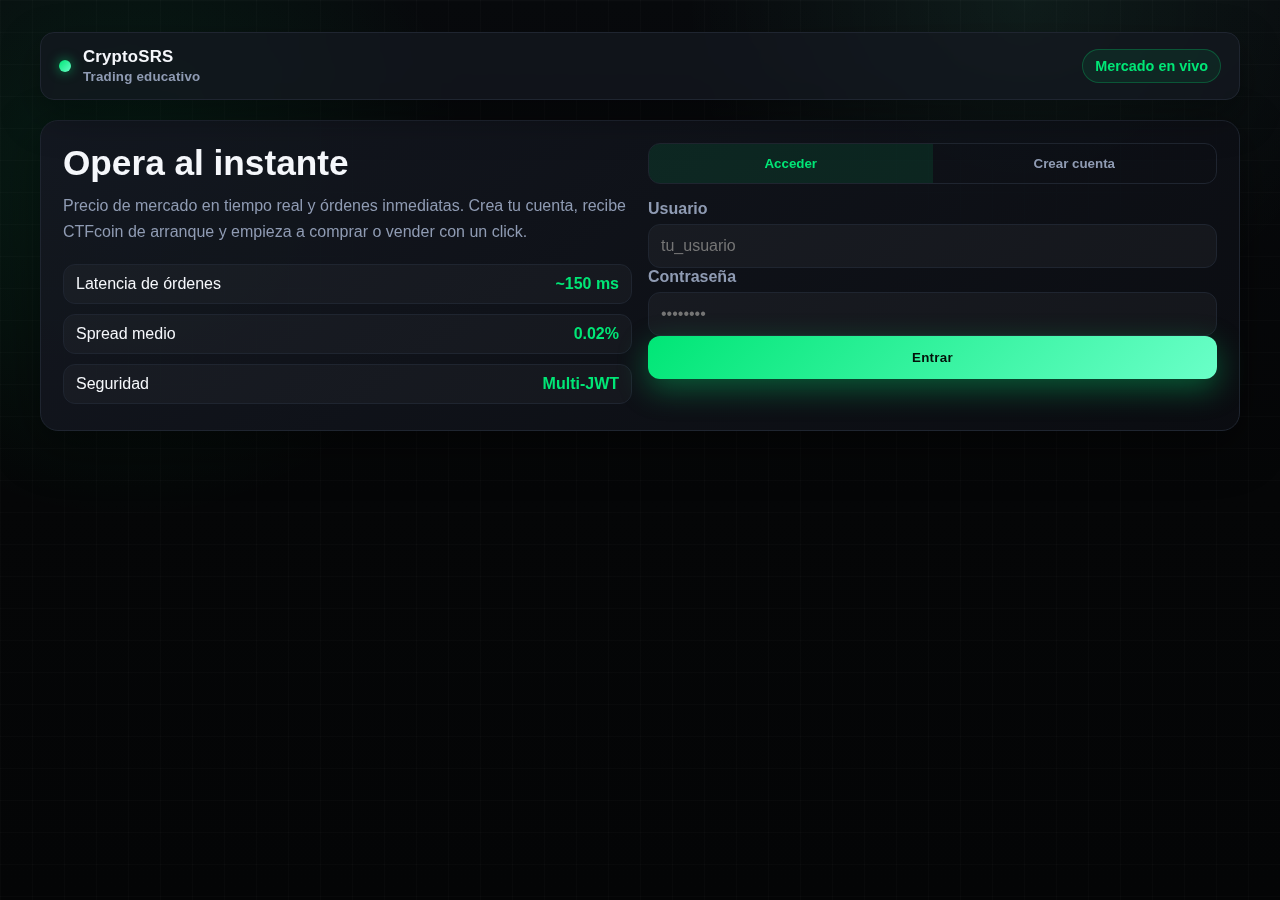
<file: web/index.html>
<!DOCTYPE html>
<html lang="es">
<head>
    <meta charset="UTF-8">
    <meta name="viewport" content="width=device-width, initial-scale=1.0">
    <title>CryptoSRS - Plataforma de Trading</title>
    <style>
        :root {
            --bg: #050607;
            --panel: #0f1115;
            --panel-2: #141821;
            --stroke: #1f2530;
            --text: #f5f7fb;
            --muted: #8f9bb3;
            --accent: #00e676;
            --accent-2: #6affc8;
            --danger: #ff4d6d;
            --warning: #fcbf49;
        }

        * { margin: 0; padding: 0; box-sizing: border-box; }

        body {
            font-family: 'SF Pro Display', 'SF Pro Text', -apple-system, BlinkMacSystemFont, 'Segoe UI', sans-serif;
            background: radial-gradient(circle at 10% 20%, rgba(0,230,118,0.10), transparent 25%),
                        radial-gradient(circle at 80% 0%, rgba(106,255,200,0.08), transparent 25%),
                        linear-gradient(180deg, #080a0d 0%, #050607 55%, #040506 100%);
            color: var(--text);
            min-height: 100vh;
            padding: 32px 18px 48px;
            position: relative;
        }

        .grid-overlay {
            position: fixed;
            inset: 0;
            background-image: linear-gradient(rgba(255,255,255,0.02) 1px, transparent 1px),
                              linear-gradient(90deg, rgba(255,255,255,0.02) 1px, transparent 1px);
            background-size: 32px 32px;
            pointer-events: none;
            z-index: 0;
        }

        .page {
            position: relative;
            z-index: 1;
            max-width: 1200px;
            margin: 0 auto;
            display: flex;
            flex-direction: column;
            gap: 20px;
        }

        .topbar {
            display: flex;
            align-items: center;
            justify-content: space-between;
            padding: 14px 18px;
            border: 1px solid var(--stroke);
            background: rgba(20, 24, 33, 0.7);
            backdrop-filter: blur(10px);
            border-radius: 14px;
            box-shadow: 0 15px 40px rgba(0,0,0,0.35);
        }

        .brand {
            display: flex;
            align-items: center;
            gap: 12px;
            font-weight: 700;
            letter-spacing: 0.2px;
        }

        .brand-dot {
            width: 12px;
            height: 12px;
            border-radius: 50%;
            background: linear-gradient(135deg, var(--accent), var(--accent-2));
            box-shadow: 0 0 12px rgba(0,230,118,0.6);
        }

        .status-pill {
            display: inline-flex;
            align-items: center;
            gap: 8px;
            padding: 8px 12px;
            background: rgba(0,230,118,0.08);
            border: 1px solid rgba(0,230,118,0.25);
            color: var(--accent);
            border-radius: 999px;
            font-weight: 600;
            font-size: 0.9rem;
        }

        .user-chip {
            display: none;
            align-items: center;
            gap: 10px;
            padding: 8px 12px;
            background: rgba(255,255,255,0.04);
            border: 1px solid var(--stroke);
            border-radius: 999px;
            color: var(--text);
            font-weight: 600;
        }

        .user-chip small { color: var(--muted); font-weight: 500; }

        .ghost-button {
            background: none;
            border: 1px solid var(--stroke);
            color: var(--text);
            padding: 8px 12px;
            border-radius: 8px;
            cursor: pointer;
            transition: all 0.2s ease;
        }

        .ghost-button:hover {
            border-color: var(--accent);
            color: var(--accent);
        }

        /* Auth */
        .auth-wrapper {
            display: grid;
            grid-template-columns: repeat(auto-fit, minmax(320px, 1fr));
            gap: 16px;
            align-items: stretch;
        }

        .panel {
            background: linear-gradient(145deg, rgba(20,24,33,0.95), rgba(11,13,18,0.95));
            border: 1px solid var(--stroke);
            border-radius: 18px;
            padding: 22px 22px 26px;
            box-shadow: 0 15px 50px rgba(0,0,0,0.45);
        }

        .auth-hero h1 {
            font-size: 2.2rem;
            margin-bottom: 10px;
        }

        .auth-hero p { color: var(--muted); line-height: 1.6; }

        .ticker {
            margin-top: 20px;
            display: grid;
            gap: 10px;
        }

        .ticker-row {
            display: flex;
            justify-content: space-between;
            align-items: center;
            padding: 10px 12px;
            background: rgba(255,255,255,0.03);
            border: 1px solid var(--stroke);
            border-radius: 12px;
            color: var(--text);
        }

        .ticker-row span:last-child { color: var(--accent); font-weight: 700; }

        .tabs {
            display: grid;
            grid-template-columns: repeat(2,1fr);
            border: 1px solid var(--stroke);
            border-radius: 12px;
            overflow: hidden;
            margin-bottom: 16px;
        }

        .tab-btn {
            background: none;
            border: none;
            padding: 12px;
            color: var(--muted);
            font-weight: 700;
            cursor: pointer;
            transition: all 0.2s ease;
        }

        .tab-btn.active {
            background: rgba(0,230,118,0.1);
            color: var(--accent);
        }

        .auth-form { display: none; }
        .auth-form.active { display: block; }
\n        .form-group { margin-bottom: 14px; }

        label { display: block; margin-bottom: 6px; color: var(--muted); font-weight: 600; }

        input, select {
            width: 100%;
            background: rgba(255,255,255,0.04);
            border: 1px solid var(--stroke);
            color: var(--text);
            padding: 12px;
            border-radius: 12px;
            font-size: 1rem;
            transition: border-color 0.2s ease;
        }

        input:focus, select:focus { outline: none; border-color: var(--accent); }

        .btn {
            width: 100%;
            border: none;
            border-radius: 12px;
            padding: 14px;
            font-weight: 800;
            letter-spacing: 0.3px;
            cursor: pointer;
            transition: transform 0.15s ease, box-shadow 0.2s ease, background 0.2s ease;
        }

        .btn-primary {
            background: linear-gradient(135deg, var(--accent), var(--accent-2));
            color: #04110a;
            box-shadow: 0 10px 30px rgba(0,230,118,0.35);
        }

        .btn-primary:hover { transform: translateY(-1px); }

        .btn-secondary {
            background: rgba(255,255,255,0.05);
            color: var(--text);
            border: 1px solid var(--stroke);
        }

        .btn-inline {
            width: auto;
            padding: 10px 14px;
            font-size: 0.95rem;
        }

        .alert {
            display: none;
            padding: 12px 14px;
            border-radius: 12px;
            border: 1px solid var(--stroke);
            margin-bottom: 12px;
            font-weight: 600;
        }

        .alert.show { display: block; }
        .alert-error { background: rgba(255,77,109,0.08); color: #ffb0c1; border-color: rgba(255,77,109,0.4); }
        .alert-success { background: rgba(0,230,118,0.08); color: var(--accent-2); border-color: rgba(0,230,118,0.35); }

        /* Dashboard */
        .dashboard { display: none; flex-direction: column; gap: 18px; }
        .dashboard.active { display: flex; }

        .headline {
            display: grid;
            grid-template-columns: 1.4fr 1fr;
            gap: 12px;
        }

        .headline-card h2 { margin-bottom: 10px; }
        .headline-card p { color: var(--muted); }

        .metric-chips { display: flex; gap: 10px; flex-wrap: wrap; margin-top: 12px; }
        .chip {
            padding: 10px 12px;
            border-radius: 999px;
            border: 1px solid var(--stroke);
            background: rgba(255,255,255,0.03);
            color: var(--text);
            font-weight: 700;
        }

        .card-grid {
            display: grid;
            grid-template-columns: repeat(auto-fit, minmax(320px, 1fr));
            gap: 14px;
        }

        .card {
            background: var(--panel);
            border: 1px solid var(--stroke);
            border-radius: 18px;
            padding: 18px;
            box-shadow: 0 12px 30px rgba(0,0,0,0.4);
        }

        .card h3 { margin-bottom: 12px; letter-spacing: 0.2px; }
        .card h3 small { color: var(--muted); font-weight: 600; }

        .wallet-list, .market-list, .orders-list { display: grid; gap: 10px; }

        .wallet-item, .coin-item, .order-item {
            background: var(--panel-2);
            border: 1px solid var(--stroke);
            border-radius: 14px;
            padding: 12px 14px;
        }

        .wallet-item { display: flex; justify-content: space-between; align-items: center; }
        .wallet-item strong { color: var(--accent); }

        .coin-item { display: flex; justify-content: space-between; align-items: center; gap: 10px; flex-wrap: wrap; }
        .coin-info { flex: 1; min-width: 200px; }
        .coin-name { font-weight: 800; letter-spacing: 0.5px; }
        .coin-prices { display: flex; gap: 12px; color: var(--muted); }
        .coin-prices .price-buy { color: var(--accent); }
        .coin-prices .price-sell { color: var(--danger); }
        .coin-actions { display: flex; gap: 8px; flex-wrap: wrap; justify-content: flex-end; flex: 1; }

        .spark {
            display: flex;
            align-items: center;
            gap: 8px;
            margin-top: 6px;
            flex-wrap: wrap;
        }

        .spark svg {
            width: 120px;
            height: 42px;
            max-width: 100%;
        }

        .spark-change {
            font-weight: 800;
            font-size: 0.95rem;
        }

        .spark-change.up { color: var(--accent); }
        .spark-change.down { color: var(--danger); }

        .btn-ghost {
            background: rgba(255,255,255,0.04);
            border: 1px solid var(--stroke);
            color: var(--text);
            padding: 8px 12px;
            border-radius: 10px;
            cursor: pointer;
        }

        .btn-buy { border-color: rgba(0,230,118,0.35); color: var(--accent); }
        .btn-sell { border-color: rgba(255,77,109,0.35); color: var(--danger); }

        .order-item { border-left: 3px solid var(--stroke); }
        .order-header { display: flex; justify-content: space-between; align-items: center; margin-bottom: 6px; }
        .order-type { font-weight: 700; text-transform: uppercase; }
        .order-status { padding: 6px 10px; border-radius: 999px; font-weight: 700; border: 1px solid var(--stroke); }
        .order-status.pending { color: var(--warning); border-color: rgba(252,191,73,0.5); }
        .order-status.completed { color: var(--accent); border-color: rgba(0,230,118,0.4); }
        .order-status.cancelled { color: var(--danger); border-color: rgba(255,77,109,0.4); }

        .order-details { display: grid; grid-template-columns: repeat(2, minmax(0,1fr)); gap: 6px; color: var(--muted); }
        .order-detail strong { color: var(--text); }
        .order-actions { margin-top: 10px; display: flex; gap: 8px; }

        .empty { text-align: center; color: var(--muted); padding: 24px 8px; }
        .loading { color: var(--muted); padding: 10px 0; }

        /* Modal */
        .modal { position: fixed; inset: 0; background: rgba(0,0,0,0.65); backdrop-filter: blur(6px); display: none; align-items: center; justify-content: center; z-index: 5; padding: 18px; }
        .modal.active { display: flex; }
        .modal-content { background: var(--panel); border: 1px solid var(--stroke); border-radius: 16px; padding: 18px; width: min(520px, 100%); }
        .modal-header { display: flex; justify-content: space-between; align-items: center; margin-bottom: 10px; }
        .close-btn { background: none; border: none; color: var(--muted); font-size: 1.4rem; cursor: pointer; }
        .close-btn:hover { color: var(--text); }

        @media (max-width: 820px) { .headline { grid-template-columns: 1fr; } }
    </style>
</head>
<body>
    <div class="grid-overlay"></div>
    <div class="page">
        <header class="topbar">
            <div class="brand">
                <span class="brand-dot"></span>
                <div>
                    <div style="font-size:1.05rem;">CryptoSRS</div>
                    <small style="color:var(--muted);">Trading educativo</small>
                </div>
            </div>
            <div style="display:flex; align-items:center; gap:12px;">
                <span class="status-pill">Mercado en vivo</span>
                <div class="user-chip" id="userInfo">
                    <div>
                        <div id="username">Usuario</div>
                        <small id="accountLevel">LEVEL</small>
                    </div>
                    <button class="ghost-button btn-inline" onclick="handleLogout()">Salir</button>
                </div>
            </div>
        </header>

        <!-- Auth -->
        <section class="panel" id="authContainer">
            <div class="auth-wrapper">
                <div class="auth-hero">
                    <h1>Opera al instante</h1>
                    <p>Precio de mercado en tiempo real y órdenes inmediatas. Crea tu cuenta, recibe CTFcoin de arranque y empieza a comprar o vender con un click.</p>
                    <div class="ticker">
                        <div class="ticker-row"><span>Latencia de órdenes</span><span>~150 ms</span></div>
                        <div class="ticker-row"><span>Spread medio</span><span>0.02%</span></div>
                        <div class="ticker-row"><span>Seguridad</span><span>Multi-JWT</span></div>
                    </div>
                </div>
                <div>
                    <div class="tabs">
                        <button class="tab-btn active" data-tab="login" onclick="switchTab('login', event)">Acceder</button>
                        <button class="tab-btn" data-tab="register" onclick="switchTab('register', event)">Crear cuenta</button>
                    </div>
                    <div id="authAlert" class="alert"></div>

                    <form class="auth-form active" id="loginForm" onsubmit="handleLogin(event)">
                        <div class="form-group">
                            <label>Usuario</label>
                            <input type="text" id="loginUsername" placeholder="tu_usuario" required>
                        </div>
                        <div class="form-group">
                            <label>Contraseña</label>
                            <input type="password" id="loginPassword" placeholder="••••••••" required>
                        </div>
                        <button type="submit" class="btn btn-primary">Entrar</button>
                    </form>

                    <form class="auth-form" id="registerForm" onsubmit="handleRegister(event)">
                        <div class="form-group">
                            <label>Usuario</label>
                            <input type="text" id="registerUsername" minlength="3" required>
                        </div>
                        <div class="form-group">
                            <label>Email</label>
                            <input type="email" id="registerEmail" required>
                        </div>
                        <div class="form-group">
                            <label>Contraseña</label>
                            <input type="password" id="registerPassword" minlength="6" required>
                        </div>
                        <button type="submit" class="btn btn-primary">Crear cuenta y empezar</button>
                    </form>
                </div>
            </div>
        </section>

        <!-- Dashboard -->
        <section class="dashboard" id="dashboard">
            <div class="card-grid">
                <article class="card">
                    <h3>Cartera <small>(CTFcoin y crypto)</small></h3>
                    <div id="walletContent" class="wallet-list">
                        <div class="loading">Cargando cartera...</div>
                    </div>
                </article>

                <article class="card">
                    <h3>Mercado en vivo <small>Compra al mercado o limita</small></h3>
                    <div id="marketContent" class="market-list">
                        <div class="loading">Cargando mercado...</div>
                    </div>
                </article>

                <article class="card">
                    <h3>Órdenes</h3>
                    <div id="ordersContent" class="orders-list">
                        <div class="loading">Cargando órdenes...</div>
                    </div>
                </article>
            </div>
        </section>
    </div>

    <!-- Modal de trading -->
    <div class="modal" id="tradingModal">
        <div class="modal-content">
            <div class="modal-header">
                <h2 id="modalTitle">Operar</h2>
                <button class="close-btn" onclick="closeModal()">&times;</button>
            </div>
            <div id="modalAlert" class="alert"></div>
            <form id="tradingForm" onsubmit="handleTrade(event)">
                <input type="hidden" id="tradeCoin">
                <input type="hidden" id="tradeType">

                <div class="form-group" id="availableInfo" style="display:none;">
                    <label style="display:flex;justify-content:space-between;align-items:center;">
                        <span>Saldo disponible</span>
                        <strong id="availableAmount"></strong>
                    </label>
                </div>

                <div class="form-group">
                    <label>Importe (moneda seleccionada)</label>
                    <input type="number" id="tradeAmount" step="0.00000001" min="0.00000001" required>
                </div>

                <div class="form-group">
                    <label>Tipo de precio</label>
                    <select id="tradePriceType" onchange="togglePriceInput()">
                        <option value="market">Precio de mercado (ejecución inmediata)</option>
                        <option value="limit">Orden límite</option>
                    </select>
                </div>

                <div class="form-group" id="targetPriceGroup" style="display: none;">
                    <label>Precio objetivo (USD)</label>
                    <input type="number" id="tradeTargetPrice" step="0.01" min="0.01">
                </div>

                <button type="submit" class="btn btn-primary" id="tradeSubmitBtn">Confirmar orden</button>
            </form>
        </div>
    </div>

    <script>
        // API expone el puerto 5001 en el host; 5000 solo es interno al contenedor
        const API_URL = 'http://localhost:5001/api';
        let authToken = null;
        let currentUser = null;
        const sparkData = {};
        const walletBalances = {};

        document.addEventListener('DOMContentLoaded', () => {
            const token = localStorage.getItem('authToken');
            if (token) {
                authToken = token;
                loadDashboard();
            }
        });

        function switchTab(tab, evt) {
            document.querySelectorAll('.tab-btn').forEach(t => t.classList.remove('active'));
            document.querySelectorAll('.auth-form').forEach(f => f.classList.remove('active'));

            const tabButton = evt?.target || document.querySelector(`.tab-btn[data-tab=\"${tab}\"]`);
            if (tabButton) tabButton.classList.add('active');
            document.getElementById(tab + 'Form').classList.add('active');
            hideAlert('authAlert');
        }

        async function handleLogin(e) {
            e.preventDefault();
            const username = document.getElementById('loginUsername').value;
            const password = document.getElementById('loginPassword').value;

            try {
                const response = await fetch(`${API_URL}/auth/login`, {
                    method: 'POST',
                    headers: { 'Content-Type': 'application/json' },
                    body: JSON.stringify({ username, password })
                });

                const data = await response.json();

                if (response.ok) {
                    authToken = data.access_token;
                    currentUser = data.user;
                    localStorage.setItem('authToken', authToken);
                    showAlert('authAlert', 'Inicio de sesión correcto', 'success');
                    setTimeout(() => loadDashboard(), 400);
                } else {
                    showAlert('authAlert', data.error || 'Inicio de sesión fallido', 'error');
                }
            } catch (error) {
                showAlert('authAlert', 'Error de conexión', 'error');
            }
        }

        async function handleRegister(e) {
            e.preventDefault();
            const username = document.getElementById('registerUsername').value;
            const email = document.getElementById('registerEmail').value;
            const password = document.getElementById('registerPassword').value;

            try {
                const response = await fetch(`${API_URL}/auth/register`, {
                    method: 'POST',
                    headers: { 'Content-Type': 'application/json' },
                    body: JSON.stringify({ username, email, password })
                });

                const data = await response.json();

                if (response.ok) {
                    showAlert('authAlert', 'Registro exitoso. Revisa tu usuario y entra.', 'success');
                    setTimeout(() => {
                        switchTab('login');
                        document.getElementById('loginUsername').value = username;
                    }, 1200);
                } else {
                    showAlert('authAlert', data.error || 'Registro fallido', 'error');
                }
            } catch (error) {
                showAlert('authAlert', 'Error de conexión', 'error');
            }
        }

        function handleLogout() {
            authToken = null;
            currentUser = null;
            localStorage.removeItem('authToken');
            document.getElementById('authContainer').style.display = 'block';
            document.getElementById('dashboard').classList.remove('active');
            document.getElementById('userInfo').style.display = 'none';
        }

        async function loadDashboard() {
            document.getElementById('authContainer').style.display = 'none';
            document.getElementById('dashboard').classList.add('active');
            await loadUserInfo();
            await Promise.all([loadWallet(), loadMarket(), loadOrders()]);
        }

        async function loadUserInfo() {
            try {
                const response = await fetch(`${API_URL}/auth/profile`, {
                    headers: { 'Authorization': `Bearer ${authToken}` }
                });

                if (response.ok) {
                    const data = await response.json();
                    currentUser = data;
                    document.getElementById('username').textContent = data.username;
                    document.getElementById('accountLevel').textContent = data.account_level.toUpperCase();
                    document.getElementById('userInfo').style.display = 'flex';
                }
            } catch (error) {
                console.error('Error al cargar perfil', error);
            }
        }

        async function loadWallet() {
            try {
                const response = await fetch(`${API_URL}/trading/wallet`, {
                    headers: { 'Authorization': `Bearer ${authToken}` }
                });

                if (response.ok) {
                    const wallets = await response.json();
                    updateWalletBalances(wallets);
                    displayWallet(wallets);
                }
            } catch (error) {
                document.getElementById('walletContent').innerHTML = '<div class="empty">No se pudo cargar la cartera</div>';
            }
        }

        function displayWallet(wallets) {
            const container = document.getElementById('walletContent');

            if (!wallets.length) {
                container.innerHTML = '<div class="empty">Aún no tienes saldos</div>';
                return;
            }

            container.innerHTML = wallets.map(wallet => `
                <div class="wallet-item">
                    <span>${wallet.coin}</span>
                    <strong>${wallet.available.toFixed(8)}</strong>
                </div>
            `).join('');
        }

        function updateWalletBalances(wallets) {
            wallets.forEach(wallet => {
                walletBalances[wallet.coin] = wallet.available;
            });
        }

        function generateSparklineData(basePrice) {
            const points = [];
            let value = basePrice || 1;
            for (let i = 0; i < 28; i++) {
                const drift = (Math.random() - 0.5) * value * 0.004;
                value = Math.max(0.0001, value + drift);
                points.push(value);
            }
            return points;
        }

        function updateSparkline(symbol, latestPrice) {
            let data = sparkData[symbol] || generateSparklineData(latestPrice);
            const last = data[data.length - 1];
            const trend = (latestPrice - last) * 0.35;
            const jitter = (Math.random() - 0.5) * latestPrice * 0.003;
            const next = Math.max(0.0001, last + trend + jitter);
            data.push(next);
            if (data.length > 32) data.shift();
            sparkData[symbol] = data;
            return data;
        }

        function buildSparklineSvg(data) {
            const width = 120;
            const height = 42;
            const padding = 4;
            const min = Math.min(...data);
            const max = Math.max(...data);
            const range = max - min || 1;
            const points = data.map((v, i) => {
                const x = (i / (data.length - 1)) * (width - padding * 2) + padding;
                const y = height - padding - ((v - min) / range) * (height - padding * 2);
                return { x, y };
            });
            const path = points.map((p, i) => `${i === 0 ? 'M' : 'L'}${p.x.toFixed(2)} ${p.y.toFixed(2)}`).join(' ');
            const change = ((data[data.length - 1] - data[0]) / data[0]) * 100;
            const color = change >= 0 ? 'var(--accent)' : 'var(--danger)';
            const lastPoint = points[points.length - 1];
            return {
                svg: `<svg viewBox="0 0 ${width} ${height}" class="sparkline" aria-hidden="true">
                        <path d="${path}" fill="none" stroke="${color}" stroke-width="2.2" stroke-linecap="round" />
                        <circle cx="${lastPoint.x.toFixed(2)}" cy="${lastPoint.y.toFixed(2)}" r="3.2" fill="${color}" />
                    </svg>`,
                change: change
            };
        }

        function renderSparkline(coin) {
            const midPrice = (coin.buy_price + coin.sell_price) / 2;
            const series = updateSparkline(coin.coin, midPrice);
            const { svg, change } = buildSparklineSvg(series);
            const trendClass = change >= 0 ? 'up' : 'down';
            const trendLabel = `${change >= 0 ? '+' : ''}${change.toFixed(2)}%`;
            return `
                <div class="spark">
                    ${svg}
                    <span class="spark-change ${trendClass}">${trendLabel}</span>
                </div>
            `;
        }

        async function loadMarket() {
            try {
                const response = await fetch(`${API_URL}/trading/coins`);

                if (response.ok) {
                    const coins = await response.json();
                    displayMarket(coins);
                }
            } catch (error) {
                document.getElementById('marketContent').innerHTML = '<div class="empty">No se pudo cargar el mercado</div>';
            }
        }

        function displayMarket(coins) {
            const container = document.getElementById('marketContent');

            container.innerHTML = coins.map(coin => `
                <div class="coin-item">
                    <div class="coin-info">
                        <div class="coin-name">${coin.coin}</div>
                        <div class="coin-prices">
                            <span class="price-buy">Compra: $${coin.buy_price.toFixed(2)}</span>
                            <span class="price-sell">Venta: $${coin.sell_price.toFixed(2)}</span>
                        </div>
                        ${renderSparkline(coin)}
                    </div>
                    <div class="coin-actions">
                        <button class="btn-ghost btn-buy" onclick="openTradeModal('${coin.coin}', 'BUY', ${coin.buy_price})">Comprar ahora</button>
                        <button class="btn-ghost btn-sell" onclick="openTradeModal('${coin.coin}', 'SELL', ${coin.sell_price})">Vender</button>
                    </div>
                </div>
            `).join('');
        }

        async function loadOrders() {
            try {
                const response = await fetch(`${API_URL}/trading/orders`, {
                    headers: { 'Authorization': `Bearer ${authToken}` }
                });

                if (response.ok) {
                    const orders = await response.json();
                    displayOrders(orders);
                }
            } catch (error) {
                document.getElementById('ordersContent').innerHTML = '<div class="empty">No se pudieron cargar las órdenes</div>';
            }
        }

        function displayOrders(orders) {
            const container = document.getElementById('ordersContent');

            if (!orders.length) {
                container.innerHTML = '<div class="empty">Sin órdenes abiertas</div>';
                return;
            }

            container.innerHTML = orders.map(order => `
                <div class="order-item">
                    <div class="order-header">
                        <span class="order-type">${order.order_type}</span>
                        <span class="order-status ${order.status}">${order.status.toUpperCase()}</span>
                    </div>
                    <div class="order-details">
                        <div class="order-detail"><span>Moneda</span><strong>${order.coin}</strong></div>
                        <div class="order-detail"><span>Cantidad</span><strong>${order.amount}</strong></div>
                        <div class="order-detail"><span>Precio</span><strong>$${order.target_price.toFixed(2)}</strong></div>
                        <div class="order-detail"><span>Tipo</span><strong>${order.price_type}</strong></div>
                    </div>
                    ${order.status === 'pending' ? `
                        <div class="order-actions">
                            <button class="ghost-button" onclick="executeOrder(${order.id})">Ejecutar ahora</button>
                            <button class="ghost-button" onclick="cancelOrder(${order.id})">Cancelar</button>
                        </div>
                    ` : ''}
                </div>
            `).join('');
        }

        function openTradeModal(coin, type, price) {
            document.getElementById('tradeCoin').value = coin;
            document.getElementById('tradeType').value = type;
            document.getElementById('modalTitle').textContent = `${type === 'BUY' ? 'Comprar' : 'Vender'} ${coin}`;
            document.getElementById('tradeAmount').value = '';
            document.getElementById('tradePriceType').value = 'market';
            document.getElementById('tradeTargetPrice').value = price;
            document.getElementById('targetPriceGroup').style.display = 'none';
            hideAlert('modalAlert');
            document.getElementById('tradingModal').classList.add('active');

            const available = walletBalances[coin] || 0;
            const availableInfo = document.getElementById('availableInfo');
            const availableAmount = document.getElementById('availableAmount');
            if (type === 'SELL') {
                availableInfo.style.display = 'block';
                availableAmount.textContent = `${available.toFixed(8)} ${coin}`;
            } else {
                availableInfo.style.display = 'none';
            }
        }

        function closeModal() { document.getElementById('tradingModal').classList.remove('active'); }

        function togglePriceInput() {
            const priceType = document.getElementById('tradePriceType').value;
            const targetPriceGroup = document.getElementById('targetPriceGroup');
            if (priceType === 'limit') {
                targetPriceGroup.style.display = 'block';
                document.getElementById('tradeTargetPrice').required = true;
            } else {
                targetPriceGroup.style.display = 'none';
                document.getElementById('tradeTargetPrice').required = false;
            }
        }

        async function handleTrade(e) {
            e.preventDefault();

            const coin = document.getElementById('tradeCoin').value;
            const amount = parseFloat(document.getElementById('tradeAmount').value);
            const orderType = document.getElementById('tradeType').value;
            const priceType = document.getElementById('tradePriceType').value;
            const targetPrice = parseFloat(document.getElementById('tradeTargetPrice').value);

            if (orderType === 'SELL') {
                const available = walletBalances[coin] || 0;
                if (!available || amount > available) {
                    showAlert('modalAlert', `No tienes saldo suficiente de ${coin}. Disponible: ${available.toFixed(8)}`, 'error');
                    return;
                }
            }

            try {
                const response = await fetch(`${API_URL}/trading/create-order`, {
                    method: 'POST',
                    headers: {
                        'Content-Type': 'application/json',
                        'Authorization': `Bearer ${authToken}`
                    },
                    body: JSON.stringify({
                        coin,
                        amount,
                        order_type: orderType,
                        price_type: priceType,
                        target_price: targetPrice
                    })
                });

                const data = await response.json();

                if (response.ok) {
                    showAlert('modalAlert', 'Orden creada. Si es de mercado, ejecútala al instante.', 'success');
                    setTimeout(() => {
                        closeModal();
                        loadWallet();
                        loadOrders();
                    }, 900);
                } else {
                    showAlert('modalAlert', data.error || 'No se pudo crear la orden', 'error');
                }
            } catch (error) {
                showAlert('modalAlert', 'Error de conexión', 'error');
            }
        }

        async function executeOrder(orderId) {
            try {
                const response = await fetch(`${API_URL}/trading/execute-order/${orderId}`, {
                    method: 'POST',
                    headers: { 'Authorization': `Bearer ${authToken}` }
                });

                const data = await response.json();

                if (response.ok) {
                    alert('Orden ejecutada correctamente');
                    loadWallet();
                    loadOrders();
                } else {
                    alert(data.error || 'No se pudo ejecutar');
                }
            } catch (error) {
                alert('Error de conexión');
            }
        }

        async function cancelOrder(orderId) {
            try {
                const response = await fetch(`${API_URL}/trading/cancel-order/${orderId}`, {
                    method: 'POST',
                    headers: { 'Authorization': `Bearer ${authToken}` }
                });

                const data = await response.json();

                if (response.ok) {
                    alert('Orden cancelada');
                    loadWallet();
                    loadOrders();
                } else {
                    alert(data.error || 'No se pudo cancelar');
                }
            } catch (error) {
                alert('Error de conexión');
            }
        }

        function showAlert(elementId, message, type) {
            const alert = document.getElementById(elementId);
            alert.textContent = message;
            alert.className = `alert alert-${type} show`;
        }

        function hideAlert(elementId) {
            const alert = document.getElementById(elementId);
            alert.classList.remove('show');
        }
    </script>
</body>
</html>
</file>
